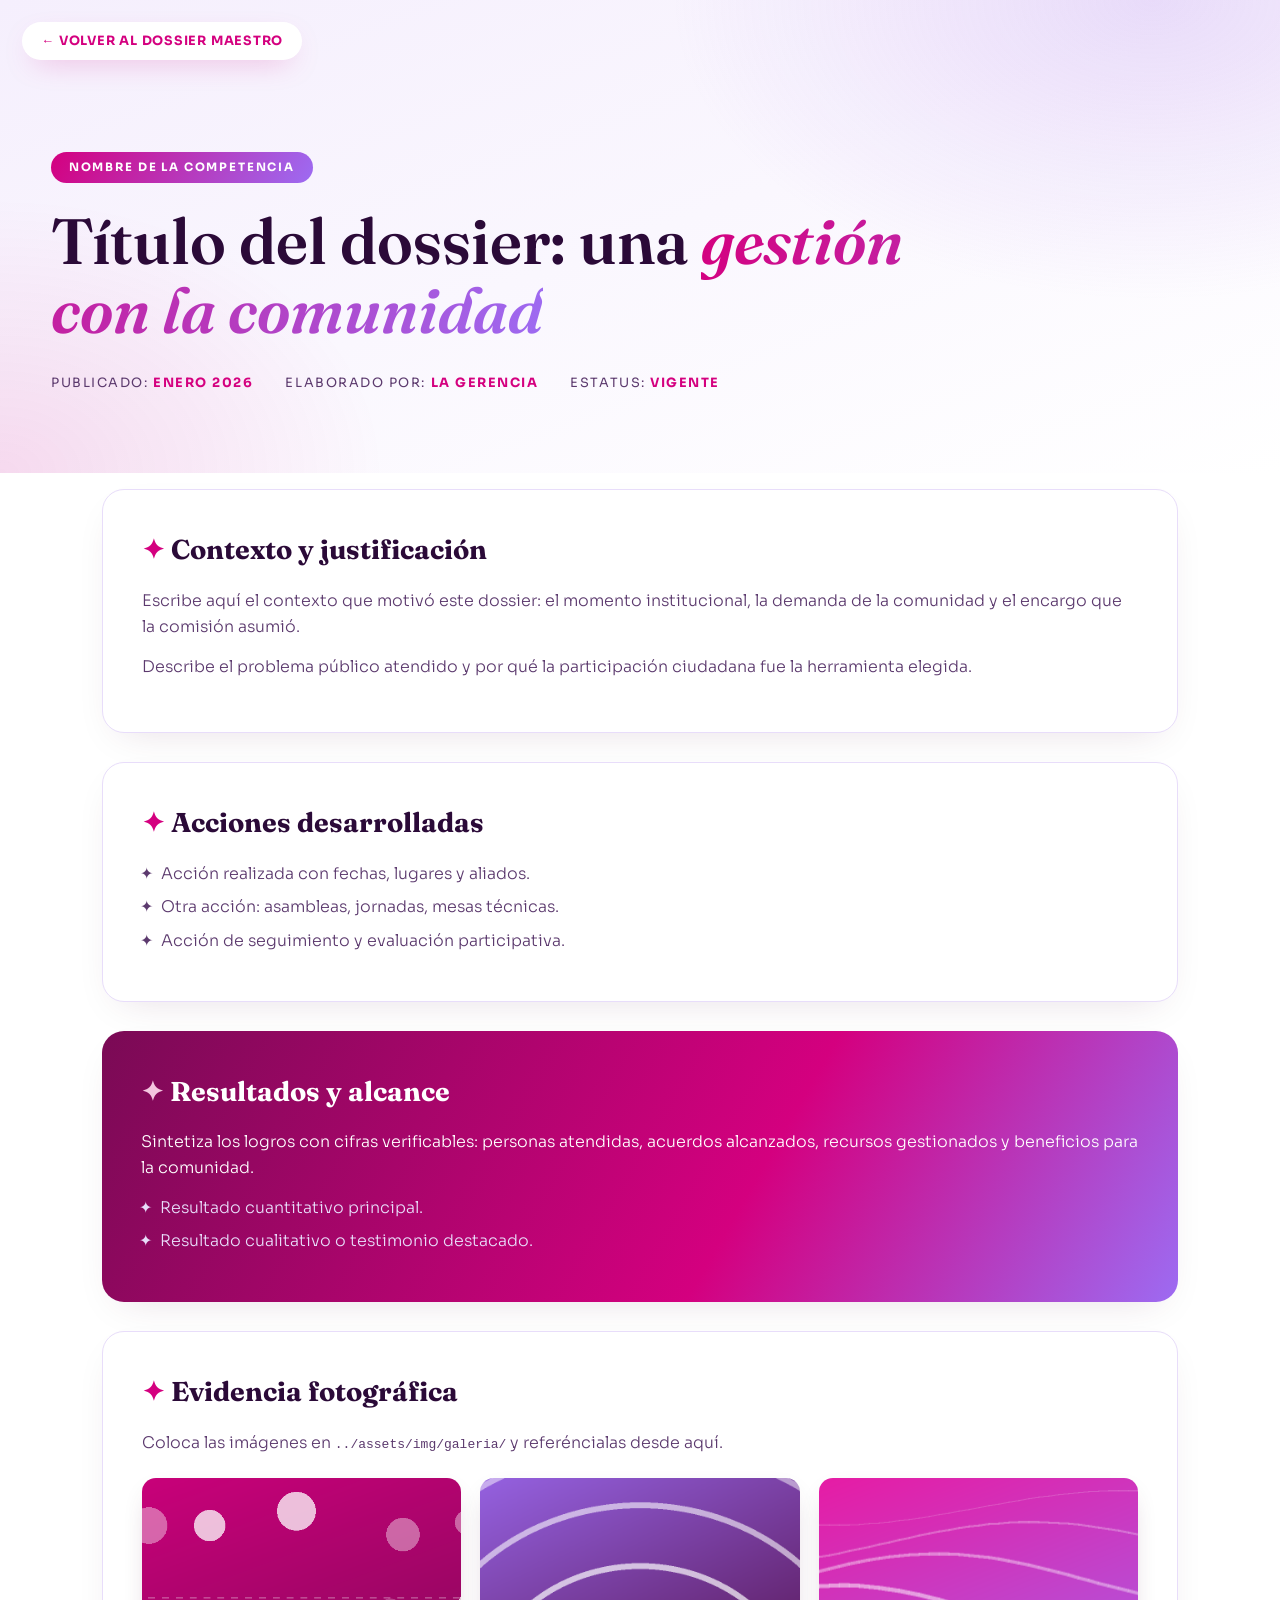
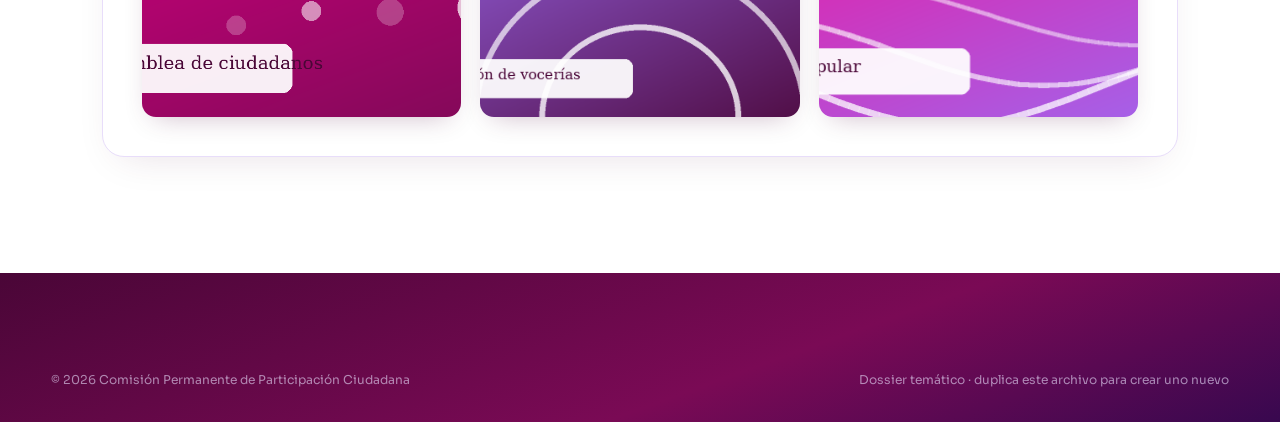
<file: dossieres/plantilla.html>
<!DOCTYPE html>
<html lang="es">
<head>
  <meta charset="UTF-8">
  <meta name="viewport" content="width=device-width, initial-scale=1.0">
  <title>Dossier · Comisión Permanente de Participación Ciudadana</title>
  <meta name="description" content="Dossier temático de la Gerencia de Gestión Institucional y Participación Ciudadana.">
  <link rel="icon" href="../assets/img/logos/logo-comision.png" type="image/png">
  <link rel="preconnect" href="https://fonts.googleapis.com">
  <link rel="preconnect" href="https://fonts.gstatic.com" crossorigin>
  <link href="https://fonts.googleapis.com/css2?family=Fraunces:ital,opsz,wght@0,9..144,300..700;1,9..144,300..700&family=Sora:wght@300;400;600;700&display=swap" rel="stylesheet">
  <link rel="stylesheet" href="../css/style.css">
  <link rel="stylesheet" href="../css/animations.css">
  <style>
    /* Estilos exclusivos de la plantilla de dossier */
    .dossier-hero{
      padding: 9.5rem 4vw 5rem;
      background:
        radial-gradient(800px 500px at 90% 0%, rgba(183,139,238,.25), transparent 60%),
        radial-gradient(700px 500px at 0% 100%, rgba(212,0,127,.12), transparent 55%),
        linear-gradient(160deg, var(--lila-neblina), var(--blanco));
    }
    .dossier-hero__competencia{
      display:inline-block; background:linear-gradient(120deg,var(--fuscia),var(--lila-vivo));
      color:var(--blanco); padding:.4rem 1.1rem; border-radius:999px;
      font-size:.72rem; font-weight:700; letter-spacing:.16em; text-transform:uppercase; margin-bottom:1.4rem;
    }
    .dossier-hero h1{
      font-family:var(--fuente-display); font-weight:600;
      font-size:clamp(2.2rem,5vw,4rem); line-height:1.08; max-width:22ch;
    }
    .dossier-hero h1 em{
      font-style:italic;
      background:linear-gradient(100deg,var(--fuscia),var(--lila-vivo));
      -webkit-background-clip:text; background-clip:text; -webkit-text-fill-color:transparent;
    }
    .dossier-meta{
      display:flex; gap:2rem; flex-wrap:wrap; margin-top:1.8rem;
      font-size:.8rem; letter-spacing:.12em; text-transform:uppercase; color:var(--tinta-suave);
    }
    .dossier-meta strong{ color:var(--fuscia); }
    .volver{
      position:fixed; top:1.4rem; left:1.4rem; z-index:50;
      display:inline-flex; align-items:center; gap:.5rem;
      background:var(--blanco); color:var(--fuscia);
      padding:.55rem 1.2rem; border-radius:999px; font-size:.8rem; font-weight:700;
      box-shadow:var(--sombra-sm); letter-spacing:.06em; text-transform:uppercase;
      transition:transform .3s var(--transicion);
    }
    .volver:hover{ transform:translateX(-4px); }
    .dossier-cuerpo{ padding:1rem 4vw 5.5rem; }
    .dossier-bloque{
      margin-bottom:1.8rem; border-radius:var(--radio); padding:2.4rem;
      background:var(--blanco); border:1px solid var(--lila-suave);
      box-shadow:0 14px 40px -18px rgba(74,6,55,.15);
    }
    .dossier-bloque h2{
      font-family:var(--fuente-display); font-size:1.7rem; margin-bottom:1rem;
    }
    .dossier-bloque h2::before{ content:'✦ '; color:var(--fuscia); }
    .dossier-bloque p{ color:var(--tinta-suave); font-weight:300; margin-bottom:.9rem; }
    .dossier-bloque ul{ margin:.6rem 0 .6rem 1.2rem; list-style:'✦  '; color:var(--tinta-suave); }
    .dossier-bloque li{ margin-bottom:.5rem; font-weight:300; }
    .dossier-imagenes{ display:grid; grid-template-columns:repeat(auto-fit,minmax(240px,1fr)); gap:1.2rem; margin-top:1.4rem; }
    .dossier-imagenes img{ border-radius:var(--radio-sm); box-shadow:0 10px 28px -12px rgba(74,6,55,.3); aspect-ratio:4/3; object-fit:cover; }
    .dossier-bloque--acento{
      background:linear-gradient(120deg,var(--fuscia-oscuro),var(--fuscia) 60%,var(--lila-vivo));
      color:var(--blanco); border:none;
    }
    .dossier-bloque--acento h2, .dossier-bloque--acento p{ color:var(--blanco); }
    .dossier-bloque--acento h2::before{ color:var(--oro-rosa); }
    .dossier-bloque--acento ul{ color:var(--lila-suave); }
  </style>
</head>
<body>

  <a class="volver" href="../index.html#g-dossieres">← Volver al dossier maestro</a>

  <!-- ★ EDITA AQUÍ: portada del dossier temático ★ -->
  <section class="dossier-hero">
    <span class="dossier-hero__competencia">Nombre de la competencia</span>
    <h1>Título del dossier: una <em>gestión con la comunidad</em></h1>
    <div class="dossier-meta">
      <span>Publicado: <strong>Enero 2026</strong></span>
      <span>Elaborado por: <strong>La Gerencia</strong></span>
      <span>Estatus: <strong>Vigente</strong></span>
    </div>
  </section>

  <main class="dossier-cuerpo contenedor">

    <!-- Bloque 1: contexto -->
    <article class="dossier-bloque">
      <h2>Contexto y justificación</h2>
      <p>Escribe aquí el contexto que motivó este dossier: el momento institucional, la demanda de la comunidad y el encargo que la comisión asumió.</p>
      <p>Describe el problema público atendido y por qué la participación ciudadana fue la herramienta elegida.</p>
    </article>

    <!-- Bloque 2: acciones -->
    <article class="dossier-bloque">
      <h2>Acciones desarrolladas</h2>
      <ul>
        <li>Acción realizada con fechas, lugares y aliados.</li>
        <li>Otra acción: asambleas, jornadas, mesas técnicas.</li>
        <li>Acción de seguimiento y evaluación participativa.</li>
      </ul>
    </article>

    <!-- Bloque 3: resultados -->
    <article class="dossier-bloque dossier-bloque--acento">
      <h2>Resultados y alcance</h2>
      <p>Sintetiza los logros con cifras verificables: personas atendidas, acuerdos alcanzados, recursos gestionados y beneficios para la comunidad.</p>
      <ul>
        <li>Resultado cuantitativo principal.</li>
        <li>Resultado cualitativo o testimonio destacado.</li>
      </ul>
    </article>

    <!-- Bloque 4: evidencia fotográfica -->
    <article class="dossier-bloque">
      <h2>Evidencia fotográfica</h2>
      <p>Coloca las imágenes en <code>../assets/img/galeria/</code> y referéncialas desde aquí.</p>
      <div class="dossier-imagenes">
        <img src="../assets/img/galeria/galeria-01.png" alt="Descripción de la evidencia 1">
        <img src="../assets/img/galeria/galeria-02.png" alt="Descripción de la evidencia 2">
        <img src="../assets/img/galeria/galeria-03.png" alt="Descripción de la evidencia 3">
      </div>
    </article>

  </main>

  <footer class="footer">
    <div class="footer__base" style="border:none;">
      <span>© <span id="anio"></span> Comisión Permanente de Participación Ciudadana</span>
      <span>Dossier temático · duplica este archivo para crear uno nuevo</span>
    </div>
  </footer>

  <script>document.getElementById('anio').textContent = new Date().getFullYear();</script>
</body>
</html>
</file>
<file: css/style.css>
/* ============================================================
   DOSSIER INSTITUCIONAL — COMISIÓN PERMANENTE DE PARTICIPACIÓN
   CIUDADANA · GERENCIA INSTITUCIONAL
   Paleta: Fucsia · Blanco · Lila (+ derivados)
   ============================================================ */

:root{
  /* Paleta institucional */
  --fuscia:        #D4007F;
  --fuscia-vivo:   #F0129B;
  --fuscia-oscuro: #7A0A55;
  --fuscia-prof:   #4A0637;
  --lila:          #B78BEE;
  --lila-vivo:     #9D6BF2;
  --lila-suave:    #E8DDFA;
  --lila-neblina:  #F5EFFD;
  --blanco:        #FFFFFF;
  --tinta:         #2B0A38;   /* morado muy oscuro, texto */
  --tinta-suave:   #5C3A6E;
  --gris-lila:     #9C8AAE;
  --oro-rosa:      #F4C6E0;

  /* Tipografía */
  --fuente-display: 'Fraunces', 'Georgia', serif;
  --fuente-cuerpo:  'Sora', 'Segoe UI', sans-serif;

  /* Ritmo visual */
  --radio:     22px;
  --radio-sm:  14px;
  --sombra:    0 24px 60px -18px rgba(74, 6, 55, .35);
  --sombra-sm: 0 10px 30px -12px rgba(212, 0, 127, .35);
  --transicion: cubic-bezier(.22, 1, .36, 1);
}

*, *::before, *::after{ margin:0; padding:0; box-sizing:border-box; }
html{ scroll-behavior:smooth; }
body{
  font-family: var(--fuente-cuerpo);
  color: var(--tinta);
  background: var(--blanco);
  overflow-x: hidden;
  line-height: 1.6;
}
img{ max-width:100%; display:block; }
a{ text-decoration:none; color:inherit; }
ul{ list-style:none; }
button{ font-family:inherit; cursor:pointer; border:none; background:none; }
::selection{ background: var(--fuscia); color: var(--blanco); }

/* ---------- Preloader ---------- */
.preloader{
  position:fixed; inset:0; z-index:9999;
  background: linear-gradient(135deg, var(--fuscia-prof), var(--fuscia-oscuro) 55%, var(--lila-vivo));
  display:flex; align-items:center; justify-content:center; flex-direction:column; gap:1.2rem;
  transition: opacity .8s var(--transicion), visibility .8s;
}
.preloader.oculto{ opacity:0; visibility:hidden; }
.preloader__sello{
  width:74px; height:74px; border-radius:50%;
  border:3px solid rgba(255,255,255,.25); border-top-color:var(--blanco);
  animation: girar 1s linear infinite;
  display:grid; place-items:center;
}
.preloader__sello span{
  font-family:var(--fuente-display); font-size:1.4rem; color:var(--blanco);
  animation: girar 1s linear infinite reverse;
}
.preloader p{ color:var(--lila-suave); letter-spacing:.35em; font-size:.72rem; text-transform:uppercase; }

/* ---------- Header ---------- */
.header{
  position:fixed; top:0; left:0; right:0; z-index:100;
  display:flex; align-items:center; justify-content:space-between;
  padding:1rem 4vw;
  transition: all .45s var(--transicion);
}
.header.solido{
  background: rgba(255,255,255,.86);
  backdrop-filter: blur(18px);
  box-shadow: 0 6px 30px -12px rgba(74,6,55,.25);
  padding:.6rem 4vw;
}
.header__logos{ display:flex; align-items:center; gap:1rem; }
.header__logos img{
  height:52px; width:auto; object-fit:contain;
  transition: transform .4s var(--transicion);
}
.header__logos img:hover{ transform: scale(1.08) rotate(-2deg); }
.header__separador{ width:1px; height:34px; background: linear-gradient(var(--fuscia), var(--lila)); opacity:.5; }

.nav{ display:flex; align-items:center; gap:2.2rem; }
.nav a{
  position:relative; font-size:.86rem; font-weight:600;
  letter-spacing:.08em; text-transform:uppercase; color:var(--tinta);
  padding:.3rem 0;
}
.header:not(.solido) .nav a{ color: var(--blanco); }
.nav a::after{
  content:''; position:absolute; left:0; bottom:-2px; height:2px; width:0;
  background: linear-gradient(90deg, var(--fuscia), var(--lila));
  transition: width .35s var(--transicion);
}
.nav a:hover::after{ width:100%; }

.header__cta{
  padding:.6rem 1.4rem; border-radius:999px; font-size:.8rem; font-weight:700;
  letter-spacing:.06em; text-transform:uppercase;
  background: linear-gradient(120deg, var(--fuscia), var(--lila-vivo));
  color:var(--blanco); box-shadow: var(--sombra-sm);
  transition: transform .3s var(--transicion), box-shadow .3s;
}
.header__cta:hover{ transform: translateY(-3px); box-shadow: 0 16px 34px -10px rgba(212,0,127,.5); }

.hamburguesa{ display:none; flex-direction:column; gap:5px; padding:.5rem; z-index:120; }
.hamburguesa span{ width:26px; height:2.5px; background: var(--fuscia); border-radius:2px; transition:.35s var(--transicion); }
.hamburguesa.activa span:nth-child(1){ transform: translateY(7.5px) rotate(45deg); }
.hamburguesa.activa span:nth-child(2){ opacity:0; }
.hamburguesa.activa span:nth-child(3){ transform: translateY(-7.5px) rotate(-45deg); }

/* ---------- Hero ---------- */
.hero{
  position:relative; min-height:100vh;
  display:flex; align-items:center;
  background: radial-gradient(1200px 700px at 85% -10%, var(--lila-vivo) 0%, transparent 55%),
              radial-gradient(900px 600px at -10% 110%, var(--fuscia-vivo) 0%, transparent 50%),
              linear-gradient(150deg, var(--fuscia-prof) 0%, var(--fuscia-oscuro) 45%, #3D0B5C 100%);
  color: var(--blanco);
  overflow:hidden;
}
#lienzo-particulas{ position:absolute; inset:0; width:100%; height:100%; }
.hero__contenido{
  position:relative; z-index:2;
  width:min(1200px, 92vw); margin:0 auto;
  padding: 9rem 0 6rem;
  display:grid; grid-template-columns: 1.25fr .75fr; gap:3rem; align-items:center;
}
.hero__etiqueta{
  display:inline-flex; align-items:center; gap:.6rem;
  border:1px solid rgba(255,255,255,.3); border-radius:999px;
  padding:.45rem 1.1rem; font-size:.72rem; letter-spacing:.28em; text-transform:uppercase;
  color: var(--lila-suave); backdrop-filter: blur(6px); margin-bottom:1.6rem;
}
.hero__etiqueta::before{ content:''; width:8px; height:8px; border-radius:50%; background:var(--fuscia-vivo); box-shadow:0 0 12px var(--fuscia-vivo); }
.hero h1{
  font-family: var(--fuente-display); font-weight:600;
  font-size: clamp(2.6rem, 6vw, 4.8rem); line-height:1.05; letter-spacing:-.01em;
}
.hero h1 em{
  font-style:italic;
  background: linear-gradient(100deg, var(--oro-rosa), var(--lila) 60%, var(--blanco));
  -webkit-background-clip:text; background-clip:text; -webkit-text-fill-color:transparent;
}
.hero__descripcion{
  margin-top:1.4rem; max-width:34rem; color:#EADCF5; font-size:1.02rem; font-weight:300;
}
.hero__acciones{ display:flex; gap:1rem; margin-top:2.4rem; flex-wrap:wrap; }
.boton{
  display:inline-flex; align-items:center; gap:.6rem;
  padding:.9rem 1.9rem; border-radius:999px; font-weight:700; font-size:.86rem;
  letter-spacing:.05em; text-transform:uppercase;
  transition: transform .35s var(--transicion), box-shadow .35s;
}
.boton--primario{ background:var(--blanco); color:var(--fuscia-oscuro); box-shadow:0 14px 40px -10px rgba(255,255,255,.35); }
.boton--primario:hover{ transform:translateY(-4px) scale(1.02); }
.boton--fantasma{ border:1.5px solid rgba(255,255,255,.4); color:var(--blanco); backdrop-filter:blur(4px); }
.boton--fantasma:hover{ background:rgba(255,255,255,.12); transform:translateY(-4px); }

.hero__tarjeta{
  position:relative; border-radius:28px; padding:2rem;
  background: rgba(255,255,255,.08); border:1px solid rgba(255,255,255,.18);
  backdrop-filter: blur(20px);
  box-shadow: 0 30px 80px -20px rgba(0,0,0,.45);
  transform: rotate(2.5deg);
  transition: transform .6s var(--transicion);
}
.hero__tarjeta:hover{ transform: rotate(0deg) scale(1.02); }
.hero__tarjeta img{ border-radius:18px; margin-bottom:1.2rem; aspect-ratio:4/3; object-fit:cover; }
.hero__tarjeta h3{ font-family:var(--fuente-display); font-size:1.3rem; margin-bottom:.4rem; }
.hero__tarjeta p{ font-size:.85rem; color:var(--lila-suave); }

.hero__scroll{
  position:absolute; bottom:2rem; left:50%; transform:translateX(-50%); z-index:2;
  display:flex; flex-direction:column; align-items:center; gap:.5rem;
  color:var(--lila-suave); font-size:.68rem; letter-spacing:.3em; text-transform:uppercase;
}
.hero__scroll::after{
  content:''; width:1.5px; height:44px;
  background: linear-gradient(var(--blanco), transparent);
  animation: gota 1.8s var(--transicion) infinite;
}

/* ---------- Marquee ---------- */
.marquee{
  background: linear-gradient(90deg, var(--fuscia), var(--lila-vivo));
  color:var(--blanco); overflow:hidden; padding:.95rem 0;
  transform: rotate(-1.2deg) scale(1.02); margin:-1.4rem 0 0;
  position:relative; z-index:5; box-shadow: var(--sombra);
}
.marquee__pista{ display:flex; gap:3rem; width:max-content; animation: desfile 26s linear infinite; }
.marquee__pista span{
  font-family:var(--fuente-display); font-style:italic; font-size:1.05rem; letter-spacing:.06em;
  display:flex; align-items:center; gap:3rem; white-space:nowrap;
}
.marquee__pista span::after{ content:'✦'; font-style:normal; color:var(--oro-rosa); }

/* ---------- Estructura de secciones ---------- */
.seccion{ padding:6.5rem 4vw; position:relative; }
.contenedor{ width:min(1200px, 92vw); margin:0 auto; }
.seccion__encabezado{ margin-bottom:3.4rem; display:flex; align-items:flex-end; justify-content:space-between; gap:2rem; flex-wrap:wrap; }
.seccion__numero{
  font-family:var(--fuente-display); font-style:italic; font-size:.95rem;
  color:var(--fuscia); letter-spacing:.2em; display:block; margin-bottom:.6rem;
}
.seccion__titulo{
  font-family:var(--fuente-display); font-weight:600;
  font-size: clamp(2rem, 4.2vw, 3.2rem); line-height:1.1; letter-spacing:-.01em;
}
.seccion__titulo em{
  font-style:italic; color:var(--fuscia);
  background: linear-gradient(100deg, var(--fuscia), var(--lila-vivo));
  -webkit-background-clip:text; background-clip:text; -webkit-text-fill-color:transparent;
}
.seccion__bajada{ max-width:32rem; color:var(--tinta-suave); font-weight:300; }

/* ---------- La Gerencia ---------- */
#g-erencia{ background: linear-gradient(180deg, var(--blanco), var(--lila-neblina) 70%, var(--blanco)); }
.pilares{ display:grid; grid-template-columns:repeat(3,1fr); gap:1.6rem; }
.pilar{
  position:relative; border-radius:var(--radio); padding:2.2rem 1.9rem;
  background:var(--blanco); border:1px solid var(--lila-suave);
  overflow:hidden; transition: transform .5s var(--transicion), box-shadow .5s;
}
.pilar::before{
  content:''; position:absolute; inset:0;
  background: linear-gradient(140deg, rgba(212,0,127,.08), rgba(157,107,242,.12));
  opacity:0; transition:opacity .5s;
}
.pilar:hover{ transform:translateY(-10px); box-shadow:var(--sombra); }
.pilar:hover::before{ opacity:1; }
.pilar__icono{
  width:58px; height:58px; border-radius:16px; display:grid; place-items:center;
  background: linear-gradient(135deg, var(--fuscia), var(--lila-vivo));
  color:var(--blanco); margin-bottom:1.3rem; font-size:1.4rem;
  box-shadow: var(--sombra-sm);
}
.pilar h3{ font-family:var(--fuente-display); font-size:1.35rem; margin-bottom:.6rem; position:relative; }
.pilar p{ font-size:.92rem; color:var(--tinta-suave); position:relative; }

.cifras{
  margin-top:4rem; display:grid; grid-template-columns:repeat(4,1fr); gap:1.4rem;
  border-radius:var(--radio); padding:2.6rem 2rem;
  background: linear-gradient(120deg, var(--fuscia-oscuro), var(--fuscia) 55%, var(--lila-vivo));
  color:var(--blanco); box-shadow:var(--sombra);
}
.cifra{ text-align:center; }
.cifra strong{ font-family:var(--fuente-display); font-size:clamp(2rem,3.6vw,3rem); display:block; }
.cifra span{ font-size:.78rem; letter-spacing:.18em; text-transform:uppercase; color:var(--oro-rosa); }

/* ---------- Dossieres ---------- */
#g-dossieres{ background: var(--blanco); }
.filtros{ display:flex; gap:.6rem; flex-wrap:wrap; margin-bottom:2.4rem; }
.filtro{
  padding:.55rem 1.3rem; border-radius:999px; font-size:.8rem; font-weight:600;
  border:1.5px solid var(--lila-suave); color:var(--tinta-suave);
  transition: all .35s var(--transicion); letter-spacing:.03em;
}
.filtro:hover{ border-color:var(--fuscia); color:var(--fuscia); transform:translateY(-2px); }
.filtro.activo{
  background: linear-gradient(120deg, var(--fuscia), var(--lila-vivo));
  border-color:transparent; color:var(--blanco); box-shadow:var(--sombra-sm);
}
.dossieres__rejilla{ display:grid; grid-template-columns:repeat(auto-fill, minmax(320px,1fr)); gap:1.8rem; }
.dossier-tarjeta{
  position:relative; border-radius:var(--radio); overflow:hidden;
  background:var(--blanco); border:1px solid var(--lila-suave);
  display:flex; flex-direction:column;
  transition: transform .5s var(--transicion), box-shadow .5s, opacity .4s, scale .4s;
}
.dossier-tarjeta:hover{ transform:translateY(-12px); box-shadow:var(--sombra); }
.dossier-tarjeta.oculto{ display:none; }
.dossier-tarjeta__portada{
  position:relative; aspect-ratio:16/9; overflow:hidden;
  display:grid; place-items:center;
}
.dossier-tarjeta__portada::after{
  content:''; position:absolute; inset:0;
  background: linear-gradient(180deg, transparent 40%, rgba(43,10,56,.55));
}
.dossier-tarjeta__portada .inicial{
  font-family:var(--fuente-display); font-size:4.6rem; font-style:italic; color:rgba(255,255,255,.9);
  text-shadow:0 10px 40px rgba(0,0,0,.3);
}
.dossier-tarjeta__portada img{ position:absolute; inset:0; width:100%; height:100%; object-fit:cover; transition:transform .8s var(--transicion); }
.dossier-tarjeta:hover .dossier-tarjeta__portada img{ transform:scale(1.07); }
.dossier-tarjeta__competencia{
  position:absolute; top:1rem; left:1rem; z-index:2;
  background:rgba(255,255,255,.92); color:var(--fuscia-oscuro);
  font-size:.68rem; font-weight:700; letter-spacing:.12em; text-transform:uppercase;
  padding:.4rem .9rem; border-radius:999px; backdrop-filter:blur(6px);
}
.dossier-tarjeta__cuerpo{ padding:1.6rem 1.6rem 1.8rem; display:flex; flex-direction:column; gap:.7rem; flex:1; }
.dossier-tarjeta__anio{ font-size:.72rem; letter-spacing:.22em; text-transform:uppercase; color:var(--lila-vivo); font-weight:700; }
.dossier-tarjeta__cuerpo h3{ font-family:var(--fuente-display); font-size:1.45rem; line-height:1.2; }
.dossier-tarjeta__cuerpo p{ font-size:.9rem; color:var(--tinta-suave); flex:1; }
.dossier-tarjeta__enlace{
  display:inline-flex; align-items:center; gap:.5rem; margin-top:.4rem;
  font-size:.82rem; font-weight:700; letter-spacing:.08em; text-transform:uppercase; color:var(--fuscia);
}
.dossier-tarjeta__enlace svg{ transition: transform .35s var(--transicion); }
.dossier-tarjeta:hover .dossier-tarjeta__enlace svg{ transform: translateX(6px); }

.dossier-vacio{
  grid-column:1/-1; text-align:center; padding:3.4rem 2rem; border:2px dashed var(--lila-suave);
  border-radius:var(--radio); color:var(--tinta-suave); font-style:italic;
}

/* ---------- Galería ---------- */
#g-galeria{
  background:
    radial-gradient(700px 400px at 100% 0%, rgba(183,139,238,.18), transparent 60%),
    radial-gradient(700px 500px at 0% 100%, rgba(212,0,127,.10), transparent 60%),
    var(--lila-neblina);
}
.galeria__muro{ columns: 3 300px; column-gap:1.4rem; }
.galeria__item{
  position:relative; margin-bottom:1.4rem; border-radius:var(--radio-sm); overflow:hidden;
  cursor:zoom-in; break-inside:avoid; box-shadow:0 10px 30px -14px rgba(74,6,55,.3);
}
.galeria__item img{ width:100%; transition: transform .8s var(--transicion); }
.galeria__item:hover img{ transform: scale(1.06); }
.galeria__item figcaption{
  position:absolute; inset:auto 0 0 0; padding:2.2rem 1.2rem 1rem;
  background: linear-gradient(transparent, rgba(43,10,56,.85));
  color:var(--blanco); font-size:.82rem;
  opacity:0; transform:translateY(12px); transition:.45s var(--transicion);
}
.galeria__item:hover figcaption{ opacity:1; transform:translateY(0); }
.galeria__item figcaption strong{ font-family:var(--fuente-display); display:block; font-size:1rem; }
.galeria__anio{
  position:absolute; top:.9rem; right:.9rem;
  background:var(--fuscia); color:var(--blanco); font-size:.66rem; font-weight:700;
  padding:.3rem .8rem; border-radius:999px; letter-spacing:.1em;
}

/* ---------- Lightbox ---------- */
.lightbox{
  position:fixed; inset:0; z-index:1000; display:grid; place-items:center;
  background:rgba(43,10,56,.92); backdrop-filter:blur(10px);
  opacity:0; visibility:hidden; transition:.45s var(--transicion);
}
.lightbox.abierto{ opacity:1; visibility:visible; }
.lightbox__figura{ max-width:min(1000px, 90vw); text-align:center; }
.lightbox__figura img{ max-height:74vh; width:auto; margin:0 auto; border-radius:18px; box-shadow:0 40px 100px -20px rgba(0,0,0,.6); }
.lightbox__figura figcaption{ margin-top:1.2rem; color:var(--lila-suave); font-family:var(--fuente-display); font-size:1.1rem; font-style:italic; }
.lightbox__btn{
  position:absolute; width:52px; height:52px; border-radius:50%;
  background:rgba(255,255,255,.12); color:var(--blanco); font-size:1.3rem;
  display:grid; place-items:center; transition:.3s; backdrop-filter:blur(6px);
}
.lightbox__btn:hover{ background:var(--fuscia); }
.lightbox__cerrar{ top:2rem; right:2rem; }
.lightbox__prev{ left:2rem; top:50%; transform:translateY(-50%); }
.lightbox__next{ right:2rem; top:50%; transform:translateY(-50%); }

/* ---------- Redes sociales ---------- */
#g-redes{ background:var(--blanco); }
.redes__rejilla{ display:grid; grid-template-columns:repeat(auto-fit, minmax(210px,1fr)); gap:1.4rem; }
.red{
  position:relative; display:flex; align-items:center; gap:1.1rem;
  padding:1.5rem 1.6rem; border-radius:var(--radio);
  border:1.5px solid var(--lila-suave); background:var(--blanco);
  overflow:hidden; transition:.45s var(--transicion);
}
.red::before{
  content:''; position:absolute; inset:0;
  background: linear-gradient(120deg, var(--fuscia), var(--lila-vivo));
  transform: translateY(101%); transition: transform .5s var(--transicion);
}
.red:hover{ transform:translateY(-6px); box-shadow:var(--sombra); border-color:transparent; }
.red:hover::before{ transform:translateY(0); }
.red__icono, .red__texto{ position:relative; z-index:1; transition:color .4s; }
.red__icono{ width:48px; height:48px; border-radius:14px; display:grid; place-items:center;
  background:linear-gradient(135deg,var(--fuscia),var(--lila-vivo)); color:var(--blanco); flex-shrink:0; }
.red:hover .red__icono{ background:rgba(255,255,255,.2); }
.red__texto strong{ display:block; font-family:var(--fuente-display); font-size:1.05rem; }
.red__texto span{ font-size:.78rem; color:var(--tinta-suave); }
.red:hover .red__texto, .red:hover .red__texto span{ color:var(--blanco); }

/* ---------- Footer ---------- */
.footer{
  background: linear-gradient(160deg, var(--fuscia-prof), var(--fuscia-oscuro) 60%, #38084F);
  color:var(--blanco); padding:4.5rem 4vw 2rem;
}
.footer__rejilla{
  width:min(1200px,92vw); margin:0 auto 3rem;
  display:grid; grid-template-columns:1.3fr 1fr 1fr; gap:3rem;
}
.footer__marca{ display:flex; align-items:center; gap:1rem; margin-bottom:1.2rem; }
.footer__marca img{ height:56px; }
.footer p{ font-size:.88rem; color:var(--lila-suave); font-weight:300; max-width:30rem; }
.footer h4{ font-family:var(--fuente-display); font-size:1.1rem; margin-bottom:1.1rem; color:var(--oro-rosa); }
.footer li{ margin-bottom:.55rem; }
.footer li a{ font-size:.88rem; color:var(--lila-suave); transition:.3s; }
.footer li a:hover{ color:var(--blanco); padding-left:6px; }
.footer__base{
  width:min(1200px,92vw); margin:0 auto; padding-top:1.6rem;
  border-top:1px solid rgba(255,255,255,.14);
  display:flex; justify-content:space-between; gap:1rem; flex-wrap:wrap;
  font-size:.76rem; color:rgba(232,221,250,.6);
}

/* ---------- Utilidades ---------- */
.revelar{ opacity:0; transform:translateY(46px); transition: opacity .9s var(--transicion), transform .9s var(--transicion); }
.revelar.visible{ opacity:1; transform:translateY(0); }
.ir-arriba{
  position:fixed; bottom:1.8rem; right:1.8rem; z-index:90;
  width:52px; height:52px; border-radius:50%;
  background:linear-gradient(135deg, var(--fuscia), var(--lila-vivo));
  color:var(--blanco); font-size:1.15rem; display:grid; place-items:center;
  box-shadow:var(--sombra-sm);
  opacity:0; visibility:hidden; transform:translateY(16px);
  transition:.4s var(--transicion);
}
.ir-arriba.visible{ opacity:1; visibility:visible; transform:translateY(0); }
.ir-arriba:hover{ transform:translateY(-5px); }

/* ---------- Responsivo ---------- */
@media (max-width: 960px){
  .hero__contenido{ grid-template-columns:1fr; }
  .hero__tarjeta{ max-width:420px; transform:rotate(0); }
  .pilares{ grid-template-columns:1fr; }
  .cifras{ grid-template-columns:repeat(2,1fr); gap:2rem; }
  .footer__rejilla{ grid-template-columns:1fr; gap:2.2rem; }
  .nav{
    position:fixed; inset:0; flex-direction:column; justify-content:center; gap:2.4rem;
    background:linear-gradient(160deg, var(--fuscia-prof), var(--fuscia-oscuro));
    clip-path:circle(0 at calc(100% - 3rem) 3rem); transition:clip-path .7s var(--transicion);
  }
  .nav.abierto{ clip-path:circle(150% at calc(100% - 3rem) 3rem); }
  .header:not(.solido) .nav a, .nav a{ color:var(--blanco); font-size:1.15rem; }
  .hamburguesa{ display:flex; }
  .header__cta{ display:none; }
}
@media (max-width: 560px){
  .cifras{ grid-template-columns:1fr 1fr; padding:2rem 1.2rem; }
  .seccion{ padding:4.5rem 5vw; }
  .lightbox__prev{ left:.6rem; } .lightbox__next{ right:.6rem; }
}
</file>
<file: css/animations.css>
@keyframes girar{ to{ transform:rotate(360deg); } }
@keyframes gota{ 0%{ transform:scaleY(0); transform-origin:top; } 55%{ transform:scaleY(1); transform-origin:top; }
                  56%{ transform-origin:bottom; } 100%{ transform:scaleY(0); transform-origin:bottom; } }
@keyframes desfile{ to{ transform:translateX(-50%); } }
@keyframes flotar{ 0%,100%{ transform:translateY(0) } 50%{ transform:translateY(-16px) } }
@keyframes pulso{ 0%,100%{ opacity:.5 } 50%{ opacity:1 } }

/* Revelado escalonado para rejillas */
.revelar-hijo > *{ opacity:0; transform:translateY(38px); transition: opacity .8s var(--transicion), transform .8s var(--transicion); }
.revelar-hijo.visible > *{ opacity:1; transform:translateY(0); }
.revelar-hijo.visible > *:nth-child(1){ transition-delay:.05s }
.revelar-hijo.visible > *:nth-child(2){ transition-delay:.15s }
.revelar-hijo.visible > *:nth-child(3){ transition-delay:.25s }
.revelar-hijo.visible > *:nth-child(4){ transition-delay:.35s }
.revelar-hijo.visible > *:nth-child(5){ transition-delay:.45s }
.revelar-hijo.visible > *:nth-child(6){ transition-delay:.55s }

/* Respeto a usuarios que prefieren menos movimiento */
@media (prefers-reduced-motion: reduce){
  *, *::before, *::after{ animation-duration:.01ms !important; transition-duration:.01ms !important; }
  html{ scroll-behavior:auto; }
}
</file>
